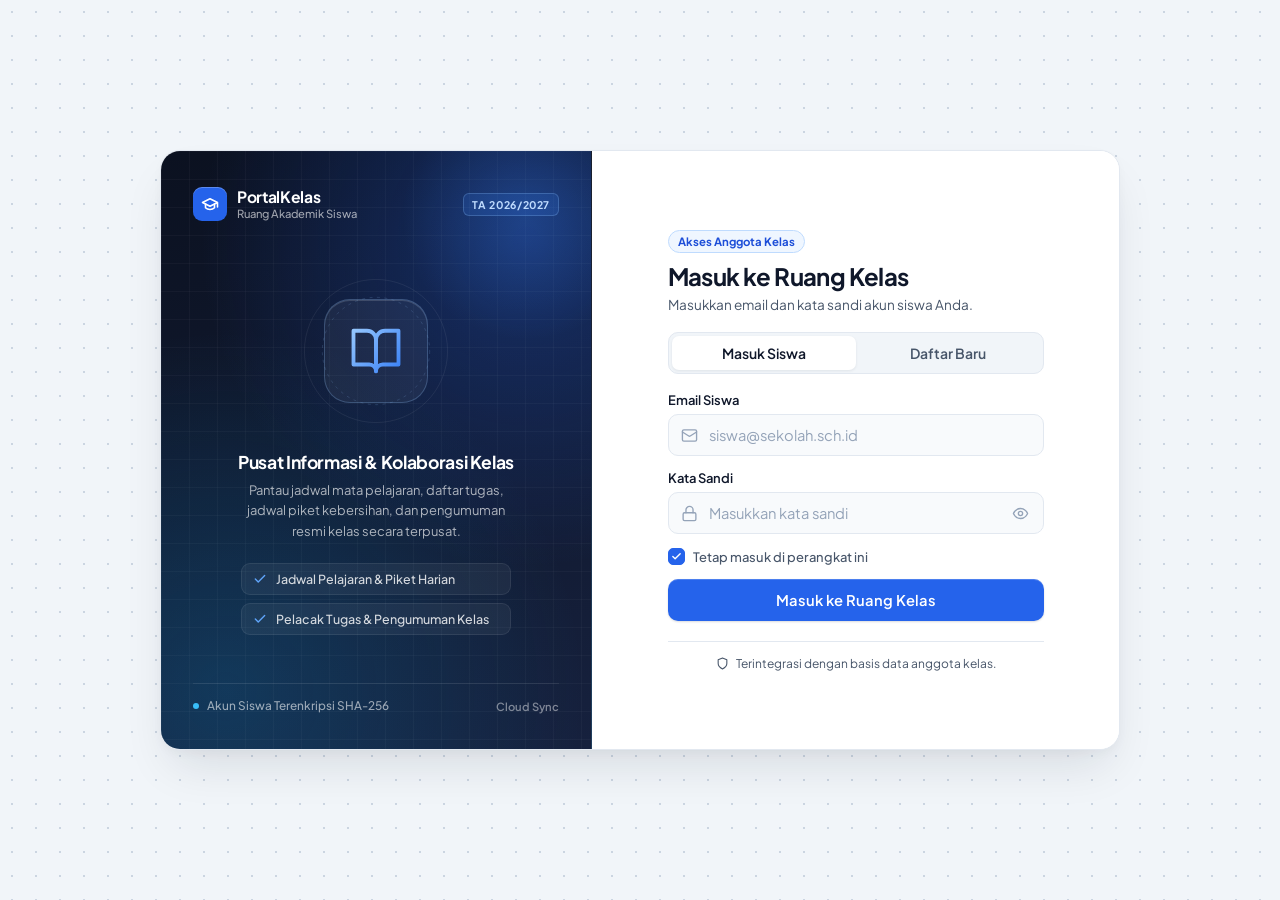
<file: index.html>
<!DOCTYPE html>
<html lang="id">
<head>
  <meta charset="UTF-8" />
  <meta name="viewport" content="width=device-width, initial-scale=1.0" />
  <meta name="description" content="Portal Kelas — Sistem Informasi Akademik, Jadwal Pelajaran, Tugas, dan Manajemen Kelas." />
  <meta name="theme-color" content="#0f172a" />
  <title>Masuk Portal Kelas — Ruang Akademik Digital</title>
  <link rel="icon" type="image/svg+xml" href="data:image/svg+xml,%3Csvg xmlns='http://www.w3.org/2000/svg' viewBox='0 0 32 32'%3E%3Crect width='32' height='32' rx='8' fill='%232563eb'/%3E%3Cpath d='M16 7L5 12.5L16 18L27 12.5L16 7Z' fill='%23ffffff'/%3E%3Cpath d='M9 15.5V21C9 21 12 23.5 16 23.5C20 23.5 23 21 23 21V15.5L16 19L9 15.5Z' fill='%23dbeafe'/%3E%3C/svg%3E" />
  <link rel="preconnect" href="https://fonts.googleapis.com" />
  <link rel="preconnect" href="https://fonts.gstatic.com" crossorigin />
  <link href="https://fonts.googleapis.com/css2?family=Plus+Jakarta+Sans:wght@400;500;600;700&display=swap" rel="stylesheet" />
  <link rel="stylesheet" href="assets/css/style.css" />
</head>
<body>
  <main class="app-wrapper" id="app-wrapper">
    <section id="auth-shell" class="auth-shell" aria-label="Autentikasi Portal Kelas">
      <!-- PANEL BRANDING AKADEMIK: Kiri di Desktop, Header Ringkas di Mobile -->
      <aside class="brand-panel">
        <div class="brand-grid" aria-hidden="true"></div>
        <div class="brand-glow" aria-hidden="true"></div>

        <!-- Partikel Geometris Akademik Halus -->
        <div class="academic-particles" aria-hidden="true">
          <span></span><span></span><span></span>
          <span></span><span></span><span></span>
        </div>

        <div class="brand-top anim-fade" style="--delay: 0.05s">
          <div class="brand-badge">
            <div class="brand-mark" aria-hidden="true">
              <svg width="18" height="18" viewBox="0 0 24 24" fill="none" stroke="currentColor" stroke-width="2.1" stroke-linecap="round" stroke-linejoin="round">
                <path d="M22 10v6M2 10l10-5 10 5-10 5z"/>
                <path d="M6 12v5c3 3 9 3 12 0v-5"/>
              </svg>
            </div>
            <div>
              <span class="brand-name">PortalKelas</span>
              <span class="brand-sub">Ruang Akademik Siswa</span>
            </div>
          </div>

          <span class="env-badge">TA 2026/2027</span>
        </div>

        <!-- Emblem Akademik & Ringkasan Fitur Kelas (Desktop) -->
        <div class="brand-center anim-scale" style="--delay: 0.15s">
          <div class="academic-crest" aria-hidden="true">
            <svg class="crest-ring-outer" viewBox="0 0 220 220" fill="none">
              <circle cx="110" cy="110" r="96" stroke="rgba(255,255,255,0.09)" stroke-width="1"/>
              <circle cx="110" cy="110" r="72" stroke="rgba(147,197,253,0.22)" stroke-width="1" stroke-dasharray="4 6"/>
            </svg>
            <div class="crest-shield">
              <svg width="54" height="54" viewBox="0 0 24 24" fill="none" stroke="url(#academicGrad)" stroke-width="1.7" stroke-linecap="round" stroke-linejoin="round">
                <path d="M2 3h6a4 4 0 0 1 4 4v14a3 3 0 0 0-3-3H2z"/>
                <path d="M22 3h-6a4 4 0 0 0-4 4v14a3 3 0 0 1 3-3h7z"/>
                <defs>
                  <linearGradient id="academicGrad" x1="2" y1="3" x2="22" y2="21" gradientUnits="userSpaceOnUse">
                    <stop stop-color="#93c5fd"/>
                    <stop offset="1" stop-color="#3b82f6"/>
                  </linearGradient>
                </defs>
              </svg>
            </div>
          </div>

          <div class="brand-copy">
            <h2>Pusat Informasi & Kolaborasi Kelas</h2>
            <p>Pantau jadwal mata pelajaran, daftar tugas, jadwal piket kebersihan, dan pengumuman resmi kelas secara terpusat.</p>
          </div>

          <ul class="feature-highlights" aria-label="Fitur Portal Kelas">
            <li>
              <svg width="14" height="14" viewBox="0 0 24 24" fill="none" stroke="currentColor" stroke-width="2.4" stroke-linecap="round" stroke-linejoin="round"><polyline points="20 6 9 17 4 12"/></svg>
              <span>Jadwal Pelajaran & Piket Harian</span>
            </li>
            <li>
              <svg width="14" height="14" viewBox="0 0 24 24" fill="none" stroke="currentColor" stroke-width="2.4" stroke-linecap="round" stroke-linejoin="round"><polyline points="20 6 9 17 4 12"/></svg>
              <span>Pelacak Tugas & Pengumuman Kelas</span>
            </li>
          </ul>
        </div>

        <div class="brand-foot anim-fade" style="--delay: 0.25s">
          <div class="security-pill">
            <span class="pulse-dot"></span>
            <span>Akun Siswa Terenkripsi SHA-256</span>
          </div>
          <span class="version-tag">Cloud Sync</span>
        </div>
      </aside>

      <!-- PANEL FORM: Kanan di Desktop, Native Sheet di Mobile -->
      <div class="form-panel">
        <div class="sheet-handle" aria-hidden="true"></div>

        <div class="form-container">
          <div class="form-header anim-up" style="--delay: 0.08s">
            <span class="role-chip">Akses Anggota Kelas</span>
            <h1 id="form-title">Masuk ke Ruang Kelas</h1>
            <p id="form-subtitle" class="form-subtitle">Masukkan email dan kata sandi akun siswa Anda.</p>
          </div>

          <!-- Segmented Control Tabs -->
          <div id="tabs-container" class="tabs anim-up" style="--delay: 0.14s" role="tablist" aria-label="Mode Autentikasi Siswa">
            <div class="tab-glider" aria-hidden="true"></div>
            <button type="button" id="tab-login" class="tab-btn active" role="tab" aria-selected="true" aria-controls="login-form">Masuk Siswa</button>
            <button type="button" id="tab-register" class="tab-btn" role="tab" aria-selected="false" aria-controls="register-form">Daftar Baru</button>
          </div>

          <div id="alert-box" class="alert hidden" role="alert" aria-live="polite">
            <span class="alert-icon" aria-hidden="true"></span>
            <span id="alert-text"></span>
          </div>

          <!-- FORM MASUK SISWA -->
          <form id="login-form" class="auth-form" novalidate>
            <div class="form-group anim-up" style="--delay: 0.18s">
              <label for="login-email">Email Siswa</label>
              <div class="input-box">
                <span class="input-icon" aria-hidden="true">
                  <svg width="17" height="17" viewBox="0 0 24 24" fill="none" stroke="currentColor" stroke-width="1.9" stroke-linecap="round" stroke-linejoin="round">
                    <rect width="20" height="16" x="2" y="4" rx="2"/>
                    <path d="m22 7-8.97 5.7a1.94 1.94 0 0 1-2.06 0L2 7"/>
                  </svg>
                </span>
                <input type="email" id="login-email" placeholder="siswa@sekolah.sch.id" required autocomplete="email" />
              </div>
            </div>

            <div class="form-group anim-up" style="--delay: 0.24s">
              <label for="login-password">Kata Sandi</label>
              <div class="input-box">
                <span class="input-icon" aria-hidden="true">
                  <svg width="17" height="17" viewBox="0 0 24 24" fill="none" stroke="currentColor" stroke-width="1.9" stroke-linecap="round" stroke-linejoin="round">
                    <rect width="18" height="11" x="3" y="11" rx="2" ry="2"/>
                    <path d="M7 11V7a5 5 0 0 1 10 0v4"/>
                  </svg>
                </span>
                <input type="password" id="login-password" placeholder="Masukkan kata sandi" required autocomplete="current-password" />
                <button type="button" class="toggle-pw" data-target="login-password" aria-label="Tampilkan atau sembunyikan kata sandi">
                  <svg class="eye-open" width="17" height="17" viewBox="0 0 24 24" fill="none" stroke="currentColor" stroke-width="1.9" stroke-linecap="round" stroke-linejoin="round">
                    <path d="M2 12s3-7 10-7 10 7 10 7-3 7-10 7-10-7-10-7Z"/>
                    <circle cx="12" cy="12" r="3"/>
                  </svg>
                  <svg class="eye-closed hidden" width="17" height="17" viewBox="0 0 24 24" fill="none" stroke="currentColor" stroke-width="1.9" stroke-linecap="round" stroke-linejoin="round">
                    <path d="M9.88 9.88a3 3 0 1 0 4.24 4.24"/>
                    <path d="M10.73 5.08A10.43 10.43 0 0 1 12 5c7 0 10 7 10 7a13.16 13.16 0 0 1-1.67 2.68"/>
                    <path d="M6.61 6.61A13.526 13.526 0 0 0 2 12s3 7 10 7a9.74 9.74 0 0 0 5.39-1.61"/>
                    <line x1="2" x2="22" y1="2" y2="22"/>
                  </svg>
                </button>
              </div>
            </div>

            <div class="form-options anim-up" style="--delay: 0.27s">
              <label class="checkbox-label" for="remember-session">
                <input type="checkbox" id="remember-session" checked />
                <span class="checkbox-custom" aria-hidden="true">
                  <svg width="11" height="11" viewBox="0 0 24 24" fill="none" stroke="currentColor" stroke-width="3" stroke-linecap="round" stroke-linejoin="round">
                    <polyline points="20 6 9 17 4 12"/>
                  </svg>
                </span>
                <span>Tetap masuk di perangkat ini</span>
              </label>
            </div>

            <button type="submit" id="btn-login" class="btn-primary anim-up" style="--delay: 0.3s">
              <span class="btn-text">Masuk ke Ruang Kelas</span>
              <span class="spinner hidden" aria-hidden="true"></span>
            </button>
          </form>

          <!-- FORM AKTIVASI / DAFTAR AKUN SISWA -->
          <form id="register-form" class="auth-form hidden" novalidate>
            <div class="form-group">
              <label for="reg-name">Nama Lengkap Siswa</label>
              <div class="input-box">
                <span class="input-icon" aria-hidden="true">
                  <svg width="17" height="17" viewBox="0 0 24 24" fill="none" stroke="currentColor" stroke-width="1.9" stroke-linecap="round" stroke-linejoin="round">
                    <path d="M19 21v-2a4 4 0 0 0-4-4H9a4 4 0 0 0-4 4v2"/>
                    <circle cx="12" cy="7" r="4"/>
                  </svg>
                </span>
                <input type="text" id="reg-name" placeholder="Nama lengkap sesuai absen" required autocomplete="name" />
              </div>
            </div>

            <div class="form-group">
              <label for="reg-email">Email Siswa</label>
              <div class="input-box">
                <span class="input-icon" aria-hidden="true">
                  <svg width="17" height="17" viewBox="0 0 24 24" fill="none" stroke="currentColor" stroke-width="1.9" stroke-linecap="round" stroke-linejoin="round">
                    <rect width="20" height="16" x="2" y="4" rx="2"/>
                    <path d="m22 7-8.97 5.7a1.94 1.94 0 0 1-2.06 0L2 7"/>
                  </svg>
                </span>
                <input type="email" id="reg-email" placeholder="siswa@sekolah.sch.id" required autocomplete="email" />
              </div>
            </div>

            <div class="form-group">
              <div class="label-row">
                <label for="reg-password">Kata Sandi</label>
                <span id="strength-label" class="strength-label">Min. 6 karakter</span>
              </div>
              <div class="input-box">
                <span class="input-icon" aria-hidden="true">
                  <svg width="17" height="17" viewBox="0 0 24 24" fill="none" stroke="currentColor" stroke-width="1.9" stroke-linecap="round" stroke-linejoin="round">
                    <rect width="18" height="11" x="3" y="11" rx="2" ry="2"/>
                    <path d="M7 11V7a5 5 0 0 1 10 0v4"/>
                  </svg>
                </span>
                <input type="password" id="reg-password" placeholder="Buat kata sandi akun" minlength="6" required autocomplete="new-password" />
                <button type="button" class="toggle-pw" data-target="reg-password" aria-label="Tampilkan atau sembunyikan kata sandi">
                  <svg class="eye-open" width="17" height="17" viewBox="0 0 24 24" fill="none" stroke="currentColor" stroke-width="1.9" stroke-linecap="round" stroke-linejoin="round">
                    <path d="M2 12s3-7 10-7 10 7 10 7-3 7-10 7-10-7-10-7Z"/>
                    <circle cx="12" cy="12" r="3"/>
                  </svg>
                  <svg class="eye-closed hidden" width="17" height="17" viewBox="0 0 24 24" fill="none" stroke="currentColor" stroke-width="1.9" stroke-linecap="round" stroke-linejoin="round">
                    <path d="M9.88 9.88a3 3 0 1 0 4.24 4.24"/>
                    <path d="M10.73 5.08A10.43 10.43 0 0 1 12 5c7 0 10 7 10 7a13.16 13.16 0 0 1-1.67 2.68"/>
                    <path d="M6.61 6.61A13.526 13.526 0 0 0 2 12s3 7 10 7a9.74 9.74 0 0 0 5.39-1.61"/>
                    <line x1="2" x2="22" y1="2" y2="22"/>
                  </svg>
                </button>
              </div>
              <div class="strength-bars" id="strength-meter" aria-hidden="true">
                <span class="s-bar"></span>
                <span class="s-bar"></span>
                <span class="s-bar"></span>
              </div>
            </div>

            <div class="form-group">
              <label for="reg-confirm">Konfirmasi Kata Sandi</label>
              <div class="input-box">
                <span class="input-icon" aria-hidden="true">
                  <svg width="17" height="17" viewBox="0 0 24 24" fill="none" stroke="currentColor" stroke-width="1.9" stroke-linecap="round" stroke-linejoin="round">
                    <path d="M12 22s8-4 8-10V5l-8-3-8 3v7c0 6 8 10 8 10z"/>
                    <path d="m9 12 2 2 4-4"/>
                  </svg>
                </span>
                <input type="password" id="reg-confirm" placeholder="Ulangi kata sandi" minlength="6" required autocomplete="new-password" />
                <button type="button" class="toggle-pw" data-target="reg-confirm" aria-label="Tampilkan atau sembunyikan konfirmasi kata sandi">
                  <svg class="eye-open" width="17" height="17" viewBox="0 0 24 24" fill="none" stroke="currentColor" stroke-width="1.9" stroke-linecap="round" stroke-linejoin="round">
                    <path d="M2 12s3-7 10-7 10 7 10 7-3 7-10 7-10-7-10-7Z"/>
                    <circle cx="12" cy="12" r="3"/>
                  </svg>
                  <svg class="eye-closed hidden" width="17" height="17" viewBox="0 0 24 24" fill="none" stroke="currentColor" stroke-width="1.9" stroke-linecap="round" stroke-linejoin="round">
                    <path d="M9.88 9.88a3 3 0 1 0 4.24 4.24"/>
                    <path d="M10.73 5.08A10.43 10.43 0 0 1 12 5c7 0 10 7 10 7a13.16 13.16 0 0 1-1.67 2.68"/>
                    <path d="M6.61 6.61A13.526 13.526 0 0 0 2 12s3 7 10 7a9.74 9.74 0 0 0 5.39-1.61"/>
                    <line x1="2" x2="22" y1="2" y2="22"/>
                  </svg>
                </button>
              </div>
            </div>

            <button type="submit" id="btn-register" class="btn-primary">
              <span class="btn-text">Aktifkan Akun Siswa</span>
              <span class="spinner hidden" aria-hidden="true"></span>
            </button>
          </form>

          <footer class="form-footer anim-fade" style="--delay: 0.34s">
            <svg width="13" height="13" viewBox="0 0 24 24" fill="none" stroke="currentColor" stroke-width="2" stroke-linecap="round" stroke-linejoin="round" aria-hidden="true">
              <path d="M12 22s8-4 8-10V5l-8-3-8 3v7c0 6 8 10 8 10z"/>
            </svg>
            <span>Terintegrasi dengan basis data anggota kelas.</span>
          </footer>
        </div>
      </div>
    </section>
  </main>

  <script src="assets/js/script.js"></script>
</body>
</html>
</file>
<file: assets/css/style.css>
:root {
  --bg-canvas: #f1f5f9;
  --surface: #ffffff;
  --surface-muted: #f8fafc;
  --text: #0f172a;
  --text-secondary: #475569;
  --text-placeholder: #94a3b8;
  --border: #e2e8f0;
  --border-strong: #cbd5e1;

  /* Palet Akademik Modern: Deep Slate Navy & Royal Cobalt */
  --navy-950: #0b1120;
  --navy-900: #16213e;
  --accent-600: #2563eb;
  --accent-700: #1d4ed8;
  --accent-50: #eff6ff;
  --accent-ring: rgba(37, 99, 235, 0.16);

  --danger-text: #be123c;
  --danger-bg: #fff1f2;
  --danger-border: #fecdd3;
  --success-text: #065f46;
  --success-bg: #ecfdf5;
  --success-border: #a7f3d0;
}

* {
  box-sizing: border-box;
  margin: 0;
  padding: 0;
  font-family: "Plus Jakarta Sans", -apple-system, BlinkMacSystemFont, sans-serif;
  -webkit-tap-highlight-color: transparent;
}

::selection {
  background: #dbeafe;
  color: #1e3a8a;
}

body {
  background-color: var(--bg-canvas);
  color: var(--text);
  min-height: 100vh;
  -webkit-font-smoothing: antialiased;
  overflow-x: hidden;
}

.hidden {
  display: none !important;
}

.app-wrapper {
  transition: opacity 0.24s ease, transform 0.24s ease;
}

.app-wrapper.is-leaving {
  opacity: 0;
  transform: scale(0.985);
}

/* =====================================================
   KEYFRAME ANIMATIONS
   ===================================================== */
@keyframes fadeSlideUp {
  from {
    opacity: 0;
    transform: translateY(12px);
  }
  to {
    opacity: 1;
    transform: translateY(0);
  }
}

@keyframes fadeInOnly {
  from { opacity: 0; }
  to { opacity: 1; }
}

@keyframes scaleIn {
  from {
    opacity: 0;
    transform: scale(0.92);
  }
  to {
    opacity: 1;
    transform: scale(1);
  }
}

@keyframes sheetSlideUp {
  from {
    opacity: 0;
    transform: translateY(24px);
  }
  to {
    opacity: 1;
    transform: translateY(0);
  }
}

@keyframes shellReveal {
  from {
    opacity: 0;
    transform: translateY(16px) scale(0.99);
  }
  to {
    opacity: 1;
    transform: translateY(0) scale(1);
  }
}

@keyframes crestRotate {
  from { transform: rotate(0deg); }
  to { transform: rotate(360deg); }
}

@keyframes crestFloat {
  0%, 100% { transform: translateY(0px) scale(1); }
  50% { transform: translateY(-6px) scale(1.02); }
}

@keyframes ambientGlow {
  0%, 100% {
    opacity: 0.75;
    transform: scale(1) translate(0, 0);
  }
  50% {
    opacity: 1;
    transform: scale(1.12) translate(-10px, 10px);
  }
}

@keyframes floatParticle {
  0% {
    transform: translateY(20px) rotate(0deg);
    opacity: 0;
  }
  20% {
    opacity: 0.3;
  }
  80% {
    opacity: 0.22;
  }
  100% {
    transform: translateY(-480px) rotate(180deg);
    opacity: 0;
  }
}

@keyframes pulseRing {
  0% { box-shadow: 0 0 0 0 rgba(56, 189, 248, 0.7); }
  70% { box-shadow: 0 0 0 6px rgba(56, 189, 248, 0); }
  100% { box-shadow: 0 0 0 0 rgba(56, 189, 248, 0); }
}

@keyframes shakeError {
  0%, 100% { transform: translateX(0); }
  20% { transform: translateX(-6px); }
  40% { transform: translateX(6px); }
  60% { transform: translateX(-4px); }
  80% { transform: translateX(4px); }
}

@keyframes spin {
  to { transform: rotate(360deg); }
}

.anim-up {
  opacity: 0;
  animation: fadeSlideUp 0.45s cubic-bezier(0.22, 1, 0.36, 1) forwards;
  animation-delay: var(--delay, 0s);
}

.anim-fade {
  opacity: 0;
  animation: fadeInOnly 0.5s ease forwards;
  animation-delay: var(--delay, 0s);
}

.anim-scale {
  opacity: 0;
  animation: scaleIn 0.55s cubic-bezier(0.22, 1, 0.36, 1) forwards;
  animation-delay: var(--delay, 0s);
}

.shake {
  animation: shakeError 0.36s cubic-bezier(0.36, 0.07, 0.19, 0.97);
}

/* =====================================================
   1. TAMPILAN MOBILE / HP (Layar < 860px)
   ===================================================== */
@media (max-width: 859px) {
  body {
    background-color: var(--surface);
  }

  .brand-center,
  .brand-foot {
    display: none;
  }

  .app-wrapper {
    width: 100%;
    min-height: 100vh;
    display: flex;
    flex-direction: column;
  }

  .brand-panel {
    background:
      radial-gradient(circle at 90% 10%, rgba(37, 99, 235, 0.35), transparent 55%),
      linear-gradient(160deg, var(--navy-950) 0%, var(--navy-900) 100%);
    color: #ffffff;
    padding: 24px 20px 48px;
    position: relative;
    overflow: hidden;
  }

  .brand-top {
    display: flex;
    align-items: center;
    justify-content: space-between;
    position: relative;
    z-index: 1;
  }

  .form-panel {
    background: var(--surface);
    border-radius: 24px 24px 0 0;
    margin-top: -24px;
    padding: 14px 20px 36px;
    flex: 1;
    position: relative;
    z-index: 2;
    box-shadow: 0 -8px 24px rgba(15, 23, 42, 0.14);
    animation: sheetSlideUp 0.42s cubic-bezier(0.22, 1, 0.36, 1);
  }

  .sheet-handle {
    width: 36px;
    height: 4px;
    background: var(--border);
    border-radius: 99px;
    margin: 0 auto 18px;
  }

  .form-header h1 {
    font-size: 1.38rem;
  }

  .input-box input,
  .btn-primary {
    min-height: 48px;
    font-size: 16px;
  }
}

/* =====================================================
   2. TAMPILAN DESKTOP / LAPTOP (Layar >= 860px)
   ===================================================== */
@media (min-width: 860px) {
  body {
    background-color: var(--bg-canvas);
    background-image: radial-gradient(#cbd5e1 1px, transparent 1px);
    background-size: 24px 24px;
    display: flex;
    align-items: center;
    justify-content: center;
    padding: 32px;
  }

  .sheet-handle {
    display: none;
  }

  .app-wrapper {
    width: 100%;
    max-width: 960px;
  }

  .auth-shell {
    display: grid;
    grid-template-columns: 0.9fr 1.1fr;
    background: var(--surface);
    border-radius: 20px;
    overflow: hidden;
    border: 1px solid var(--border);
    box-shadow:
      0 24px 48px -12px rgba(15, 23, 42, 0.12),
      0 4px 12px -2px rgba(15, 23, 42, 0.04);
    min-height: 600px;
    animation: shellReveal 0.48s cubic-bezier(0.22, 1, 0.36, 1);
  }

  .brand-panel {
    background:
      radial-gradient(circle at 85% 15%, rgba(37, 99, 235, 0.32), transparent 52%),
      radial-gradient(circle at 15% 90%, rgba(14, 165, 233, 0.2), transparent 55%),
      linear-gradient(165deg, var(--navy-950) 0%, var(--navy-900) 100%);
    color: #ffffff;
    padding: 36px 32px;
    display: flex;
    flex-direction: column;
    justify-content: space-between;
    position: relative;
    overflow: hidden;
    border-right: 1px solid rgba(255, 255, 255, 0.06);
  }

  .brand-top {
    display: flex;
    align-items: center;
    justify-content: space-between;
    position: relative;
    z-index: 1;
  }

  .brand-center {
    position: relative;
    z-index: 1;
    display: flex;
    flex-direction: column;
    align-items: center;
    text-align: center;
    gap: 18px;
    margin: auto 0;
  }

  .academic-crest {
    width: 164px;
    height: 164px;
    position: relative;
    display: flex;
    align-items: center;
    justify-content: center;
  }

  .crest-ring-outer {
    position: absolute;
    inset: 0;
    width: 100%;
    height: 100%;
    animation: crestRotate 50s linear infinite;
  }

  .crest-shield {
    width: 104px;
    height: 104px;
    border-radius: 26px;
    background: rgba(255, 255, 255, 0.05);
    border: 1px solid rgba(147, 197, 253, 0.25);
    box-shadow: inset 0 1px 0 rgba(255, 255, 255, 0.15);
    display: flex;
    align-items: center;
    justify-content: center;
    animation: crestFloat 6s ease-in-out infinite;
  }

  .brand-copy {
    max-width: 280px;
  }

  .brand-copy h2 {
    font-size: 1.1rem;
    font-weight: 700;
    letter-spacing: -0.02em;
    color: #ffffff;
    margin-bottom: 7px;
  }

  .brand-copy p {
    font-size: 0.81rem;
    line-height: 1.55;
    color: rgba(255, 255, 255, 0.66);
  }

  .feature-highlights {
    list-style: none;
    display: flex;
    flex-direction: column;
    gap: 8px;
    width: 100%;
    max-width: 270px;
    text-align: left;
    margin-top: 4px;
  }

  .feature-highlights li {
    display: flex;
    align-items: center;
    gap: 9px;
    font-size: 0.78rem;
    font-weight: 500;
    color: rgba(255, 255, 255, 0.82);
    background: rgba(255, 255, 255, 0.05);
    border: 1px solid rgba(255, 255, 255, 0.08);
    padding: 7px 11px;
    border-radius: 9px;
  }

  .feature-highlights svg {
    color: #60a5fa;
    flex-shrink: 0;
  }

  .brand-foot {
    position: relative;
    z-index: 1;
    display: flex;
    align-items: center;
    justify-content: space-between;
    font-size: 0.74rem;
    font-weight: 500;
    color: rgba(255, 255, 255, 0.58);
    padding-top: 14px;
    border-top: 1px solid rgba(255, 255, 255, 0.08);
  }

  .security-pill {
    display: flex;
    align-items: center;
    gap: 8px;
  }

  .version-tag {
    font-size: 0.7rem;
    font-weight: 600;
    color: rgba(255, 255, 255, 0.45);
  }

  .pulse-dot {
    width: 6px;
    height: 6px;
    border-radius: 50%;
    background: #38bdf8;
    animation: pulseRing 2.4s infinite;
  }

  .form-panel {
    padding: 40px 48px;
    display: flex;
    flex-direction: column;
    justify-content: center;
    background: var(--surface);
  }

  .form-container {
    width: 100%;
    max-width: 376px;
    margin: 0 auto;
  }

  .form-header h1 {
    font-size: 1.5rem;
  }
}

/* =====================================================
   3. AMBIENT & KOMPONEN PRESISI
   ===================================================== */
.brand-grid {
  position: absolute;
  inset: 0;
  background-image:
    linear-gradient(rgba(255, 255, 255, 0.03) 1px, transparent 1px),
    linear-gradient(90deg, rgba(255, 255, 255, 0.03) 1px, transparent 1px);
  background-size: 28px 28px;
  pointer-events: none;
}

.brand-glow {
  position: absolute;
  width: 250px;
  height: 250px;
  border-radius: 50%;
  background: radial-gradient(circle, rgba(59, 130, 246, 0.25), transparent 70%);
  top: -60px;
  right: -60px;
  pointer-events: none;
  animation: ambientGlow 8s ease-in-out infinite;
}

.academic-particles {
  position: absolute;
  inset: 0;
  pointer-events: none;
  overflow: hidden;
}

.academic-particles span {
  position: absolute;
  bottom: -20px;
  width: 7px;
  height: 7px;
  border: 1.5px solid rgba(147, 197, 253, 0.45);
  border-radius: 2px;
  opacity: 0;
  animation: floatParticle 13s linear infinite;
}

.academic-particles span:nth-child(1) { left: 14%; animation-duration: 12s; animation-delay: 0.5s; }
.academic-particles span:nth-child(2) { left: 34%; animation-duration: 15s; animation-delay: 2.5s; border-radius: 50%; }
.academic-particles span:nth-child(3) { left: 56%; animation-duration: 11s; animation-delay: 4.5s; }
.academic-particles span:nth-child(4) { left: 76%; animation-duration: 14s; animation-delay: 1.2s; border-radius: 50%; }
.academic-particles span:nth-child(5) { left: 88%; animation-duration: 13s; animation-delay: 6s; }
.academic-particles span:nth-child(6) { left: 22%; animation-duration: 16s; animation-delay: 8s; }

.brand-badge {
  display: flex;
  align-items: center;
  gap: 10px;
}

.brand-mark {
  width: 34px;
  height: 34px;
  border-radius: 9px;
  background: var(--accent-600);
  color: #ffffff;
  display: flex;
  align-items: center;
  justify-content: center;
  box-shadow: inset 0 1px 0 rgba(255, 255, 255, 0.25);
  transition: transform 0.25s ease;
}

.brand-badge:hover .brand-mark {
  transform: scale(1.06);
}

.brand-name {
  display: block;
  font-weight: 700;
  font-size: 0.98rem;
  letter-spacing: -0.02em;
  line-height: 1.15;
}

.brand-sub {
  display: block;
  font-size: 0.7rem;
  color: rgba(255, 255, 255, 0.6);
  font-weight: 500;
}

.env-badge {
  font-size: 0.66rem;
  font-weight: 700;
  letter-spacing: 0.06em;
  padding: 4px 8px;
  border-radius: 6px;
  background: rgba(59, 130, 246, 0.16);
  border: 1px solid rgba(147, 197, 253, 0.25);
  color: #bfdbfe;
}

.form-header {
  margin-bottom: 18px;
}

.role-chip {
  display: inline-block;
  font-size: 0.71rem;
  font-weight: 700;
  color: var(--accent-700);
  background: var(--accent-50);
  border: 1px solid #bfdbfe;
  padding: 3px 9px;
  border-radius: 99px;
  margin-bottom: 8px;
}

.form-header h1 {
  font-weight: 700;
  letter-spacing: -0.025em;
  color: var(--text);
  margin-bottom: 4px;
}

.form-subtitle {
  font-size: 0.85rem;
  color: var(--text-secondary);
  line-height: 1.45;
}

/* Segmented Tabs */
.tabs {
  position: relative;
  display: grid;
  grid-template-columns: 1fr 1fr;
  background: #f1f5f9;
  padding: 3px;
  border-radius: 10px;
  border: 1px solid var(--border);
  margin-bottom: 18px;
}

.tab-glider {
  position: absolute;
  top: 3px;
  left: 3px;
  width: calc(50% - 3px);
  height: calc(100% - 6px);
  background: var(--surface);
  border-radius: 7px;
  box-shadow: 0 1px 3px rgba(15, 23, 42, 0.08);
  transition: transform 0.28s cubic-bezier(0.22, 1, 0.36, 1);
}

.tabs.register-mode .tab-glider {
  transform: translateX(100%);
}

.tab-btn {
  position: relative;
  z-index: 1;
  border: none;
  background: transparent;
  padding: 8px;
  font-size: 0.875rem;
  font-weight: 600;
  color: var(--text-secondary);
  cursor: pointer;
  transition: color 0.18s ease;
}

.tab-btn.active {
  color: var(--text);
}

/* Alert Banner */
.alert {
  display: flex;
  align-items: flex-start;
  gap: 9px;
  padding: 11px 13px;
  border-radius: 10px;
  font-size: 0.83rem;
  font-weight: 500;
  margin-bottom: 16px;
  line-height: 1.45;
  animation: fadeSlideUp 0.24s cubic-bezier(0.22, 1, 0.36, 1);
}

.alert-icon {
  display: flex;
  align-items: center;
  flex-shrink: 0;
  margin-top: 1px;
}

.alert.error {
  background: var(--danger-bg);
  color: var(--danger-text);
  border: 1px solid var(--danger-border);
}

.alert.success {
  background: var(--success-bg);
  color: var(--success-text);
  border: 1px solid var(--success-border);
}

.auth-form.tab-switched {
  animation: fadeSlideUp 0.28s cubic-bezier(0.22, 1, 0.36, 1);
}

/* Inputs */
.form-group {
  margin-bottom: 14px;
}

.label-row {
  display: flex;
  align-items: center;
  justify-content: space-between;
  margin-bottom: 6px;
}

.label-row label {
  margin-bottom: 0;
}

.form-group label {
  display: block;
  font-size: 0.81rem;
  font-weight: 600;
  color: var(--text);
  margin-bottom: 6px;
}

.strength-label {
  font-size: 0.73rem;
  font-weight: 600;
  color: var(--text-placeholder);
  transition: color 0.2s ease;
}

.strength-label.weak { color: #e11d48; }
.strength-label.medium { color: #d97706; }
.strength-label.strong { color: #059669; }

.input-box {
  position: relative;
  display: flex;
  align-items: center;
}

.input-icon {
  position: absolute;
  left: 13px;
  color: var(--text-placeholder);
  display: flex;
  align-items: center;
  pointer-events: none;
  transition: color 0.18s ease, transform 0.18s ease;
}

.input-box input {
  width: 100%;
  padding: 11px 40px 11px 40px;
  background: var(--surface-muted);
  border: 1px solid var(--border);
  border-radius: 10px;
  font-size: 0.92rem;
  font-weight: 500;
  color: var(--text);
  outline: none;
  transition: border-color 0.18s ease, box-shadow 0.18s ease, background-color 0.18s ease;
}

.input-box input::placeholder {
  color: var(--text-placeholder);
  font-weight: 400;
}

.input-box input:hover:not(:disabled) {
  border-color: var(--border-strong);
}

.input-box input:focus {
  background: var(--surface);
  border-color: var(--accent-600);
  box-shadow: 0 0 0 3px var(--accent-ring);
}

.input-box input:disabled {
  opacity: 0.65;
  cursor: not-allowed;
}

.input-box:focus-within .input-icon {
  color: var(--accent-600);
  transform: scale(1.06);
}

.toggle-pw {
  position: absolute;
  right: 11px;
  background: none;
  border: none;
  color: var(--text-placeholder);
  display: flex;
  align-items: center;
  padding: 4px;
  border-radius: 6px;
  cursor: pointer;
  transition: color 0.18s ease, transform 0.15s ease;
}

.toggle-pw:hover {
  color: var(--text);
}

.toggle-pw:active {
  transform: scale(0.9);
}

/* Custom Checkbox */
.form-options {
  display: flex;
  align-items: center;
  justify-content: space-between;
  margin-bottom: 14px;
}

.checkbox-label {
  display: inline-flex;
  align-items: center;
  gap: 8px;
  font-size: 0.81rem;
  font-weight: 500;
  color: var(--text-secondary);
  cursor: pointer;
  user-select: none;
}

.checkbox-label input {
  position: absolute;
  opacity: 0;
  width: 0;
  height: 0;
}

.checkbox-custom {
  width: 17px;
  height: 17px;
  border-radius: 5px;
  border: 1.5px solid var(--border-strong);
  background: var(--surface-muted);
  display: inline-flex;
  align-items: center;
  justify-content: center;
  color: transparent;
  transition: all 0.16s ease;
}

.checkbox-label input:checked + .checkbox-custom {
  background: var(--accent-600);
  border-color: var(--accent-600);
  color: #ffffff;
}

.checkbox-label input:focus-visible + .checkbox-custom {
  box-shadow: 0 0 0 3px var(--accent-ring);
}

/* Password Strength Bars */
.strength-bars {
  display: flex;
  gap: 4px;
  margin-top: 7px;
}

.s-bar {
  height: 3px;
  flex: 1;
  border-radius: 99px;
  background: var(--border);
  transition: background-color 0.25s ease, transform 0.2s ease;
}

.strength-bars.weak .s-bar:nth-child(1) { background: #e11d48; }
.strength-bars.medium .s-bar:nth-child(1),
.strength-bars.medium .s-bar:nth-child(2) { background: #d97706; }
.strength-bars.strong .s-bar { background: #059669; }

/* Primary CTA Button */
.btn-primary {
  position: relative;
  overflow: hidden;
  width: 100%;
  padding: 12px 16px;
  border-radius: 10px;
  font-size: 0.92rem;
  font-weight: 600;
  cursor: pointer;
  border: none;
  background: var(--accent-600);
  color: #ffffff;
  margin-top: 6px;
  display: flex;
  align-items: center;
  justify-content: center;
  gap: 8px;
  box-shadow:
    0 1px 2px rgba(15, 23, 42, 0.15),
    inset 0 1px 0 rgba(255, 255, 255, 0.18);
  transition: background-color 0.18s ease, transform 0.14s ease, box-shadow 0.2s ease, opacity 0.18s ease;
}

.btn-primary::after {
  content: "";
  position: absolute;
  top: 0;
  left: -100%;
  width: 60%;
  height: 100%;
  background: linear-gradient(90deg, transparent, rgba(255, 255, 255, 0.22), transparent);
  transform: skewX(-20deg);
  transition: left 0.55s ease;
  pointer-events: none;
}

.btn-primary:hover:not(:disabled) {
  background: var(--accent-700);
  box-shadow: 0 6px 16px -4px rgba(37, 99, 235, 0.42);
}

.btn-primary:hover:not(:disabled)::after {
  left: 140%;
}

.btn-primary:active:not(:disabled) {
  transform: scale(0.985);
}

.btn-primary:disabled {
  opacity: 0.68;
  cursor: not-allowed;
}

.spinner {
  width: 16px;
  height: 16px;
  border: 2px solid rgba(255, 255, 255, 0.35);
  border-top-color: #ffffff;
  border-radius: 50%;
  animation: spin 0.7s linear infinite;
}

.form-footer {
  margin-top: 20px;
  padding-top: 14px;
  border-top: 1px solid var(--border);
  display: flex;
  align-items: center;
  justify-content: center;
  gap: 7px;
  font-size: 0.75rem;
  color: var(--text-secondary);
}

@media (prefers-reduced-motion: reduce) {
  *, *::before, *::after {
    animation-duration: 0.01ms !important;
    animation-iteration-count: 1 !important;
    transition-duration: 0.01ms !important;
  }
}
</file>
<file: assets/css/home.css>
:root {
  --bg-canvas: #f1f5f9;
  --surface: #ffffff;
  --surface-muted: #f8fafc;
  --text: #0f172a;
  --text-secondary: #475569;
  --text-placeholder: #94a3b8;
  --border: #e2e8f0;
  --border-strong: #cbd5e1;

  --navy-950: #0b1120;
  --navy-900: #16213e;
  --accent-600: #2563eb;
  --accent-700: #1d4ed8;
  --accent-50: #eff6ff;
  --accent-ring: rgba(37, 99, 235, 0.16);
}

* {
  box-sizing: border-box;
  margin: 0;
  padding: 0;
  font-family: "Plus Jakarta Sans", -apple-system, BlinkMacSystemFont, sans-serif;
  -webkit-font-smoothing: antialiased;
}

html {
  scroll-behavior: smooth;
}

::selection {
  background: #dbeafe;
  color: #1e3a8a;
}

body {
  background: var(--bg-canvas);
  color: var(--text);
  min-height: 100vh;
  transition: opacity 0.22s ease;
}

body.auth-checking {
  visibility: hidden;
}

body.is-leaving {
  opacity: 0;
}

.hidden {
  display: none !important;
}

@keyframes fadeSlideUp {
  from {
    opacity: 0;
    transform: translateY(12px);
  }
  to {
    opacity: 1;
    transform: translateY(0);
  }
}

@keyframes topbarSlideDown {
  from {
    opacity: 0;
    transform: translateY(-100%);
  }
  to {
    opacity: 1;
    transform: translateY(0);
  }
}

@keyframes statusPulse {
  0% { box-shadow: 0 0 0 0 rgba(16, 185, 129, 0.65); }
  70% { box-shadow: 0 0 0 6px rgba(16, 185, 129, 0); }
  100% { box-shadow: 0 0 0 0 rgba(16, 185, 129, 0); }
}

.anim-up {
  opacity: 0;
  animation: fadeSlideUp 0.45s cubic-bezier(0.22, 1, 0.36, 1) forwards;
  animation-delay: var(--delay, 0s);
}

/* =====================================================
   TOP NAVIGATION BAR
   ===================================================== */
.topbar {
  background: rgba(11, 17, 32, 0.96);
  backdrop-filter: blur(10px);
  -webkit-backdrop-filter: blur(10px);
  color: #ffffff;
  border-bottom: 1px solid rgba(255, 255, 255, 0.08);
  position: sticky;
  top: 0;
  z-index: 25;
  animation: topbarSlideDown 0.38s cubic-bezier(0.22, 1, 0.36, 1);
}

.topbar-inner {
  max-width: 1160px;
  margin: 0 auto;
  padding: 12px 20px;
  display: flex;
  align-items: center;
  justify-content: space-between;
  gap: 14px;
}

.topbar-left {
  display: flex;
  align-items: center;
  gap: 20px;
}

.brand {
  display: flex;
  align-items: center;
  gap: 10px;
  font-weight: 700;
  font-size: 0.96rem;
  letter-spacing: -0.02em;
}

.brand-mark {
  width: 32px;
  height: 32px;
  border-radius: 8px;
  background: var(--accent-600);
  display: flex;
  align-items: center;
  justify-content: center;
}

.main-nav {
  display: flex;
  align-items: center;
  gap: 4px;
}

.nav-link {
  text-decoration: none;
  color: rgba(255, 255, 255, 0.68);
  font-size: 0.81rem;
  font-weight: 600;
  padding: 6px 11px;
  border-radius: 8px;
  transition: all 0.16s ease;
}

.nav-link:hover,
.nav-link.active {
  color: #ffffff;
  background: rgba(255, 255, 255, 0.09);
}

.topbar-actions {
  display: flex;
  align-items: center;
  gap: 10px;
}

.live-clock {
  font-size: 0.77rem;
  font-weight: 600;
  font-variant-numeric: tabular-nums;
  color: rgba(255, 255, 255, 0.72);
  padding: 5px 10px;
  border-radius: 7px;
  background: rgba(255, 255, 255, 0.05);
  border: 1px solid rgba(255, 255, 255, 0.08);
}

.user-pill {
  display: flex;
  align-items: center;
  gap: 8px;
  padding: 4px 12px 4px 5px;
  border-radius: 99px;
  background: rgba(255, 255, 255, 0.07);
  border: 1px solid rgba(255, 255, 255, 0.12);
  font-size: 0.82rem;
  font-weight: 500;
  max-width: 185px;
}

.user-pill span {
  overflow: hidden;
  text-overflow: ellipsis;
  white-space: nowrap;
}

.avatar {
  width: 24px;
  height: 24px;
  border-radius: 50%;
  background: var(--accent-600);
  color: #ffffff;
  font-size: 0.74rem;
  font-weight: 700;
  display: flex;
  align-items: center;
  justify-content: center;
  flex-shrink: 0;
}

.btn-logout {
  display: inline-flex;
  align-items: center;
  gap: 6px;
  background: transparent;
  color: rgba(255, 255, 255, 0.84);
  border: 1px solid rgba(255, 255, 255, 0.18);
  padding: 6px 12px;
  border-radius: 8px;
  font-size: 0.81rem;
  font-weight: 600;
  cursor: pointer;
  transition: all 0.18s ease;
}

.btn-logout:hover {
  background: #be123c;
  border-color: #be123c;
  color: #ffffff;
}

@media (max-width: 860px) {
  .main-nav {
    display: none;
  }
}

@media (max-width: 580px) {
  .live-clock {
    display: none;
  }
  .user-pill {
    max-width: 125px;
  }
}

/* =====================================================
   MAIN WORKSPACE & HERO BANNER KELAS
   ===================================================== */
.workspace {
  max-width: 1160px;
  margin: 0 auto;
  padding: 24px 20px 60px;
  display: flex;
  flex-direction: column;
  gap: 20px;
}

.class-hero {
  background:
    radial-gradient(circle at 92% 18%, rgba(59, 130, 246, 0.34), transparent 50%),
    linear-gradient(135deg, var(--navy-950) 0%, var(--navy-900) 100%);
  color: #ffffff;
  border-radius: 18px;
  padding: 26px 28px;
  display: flex;
  flex-wrap: wrap;
  align-items: flex-end;
  justify-content: space-between;
  gap: 18px;
  border: 1px solid rgba(255, 255, 255, 0.08);
  box-shadow: 0 14px 32px -12px rgba(15, 23, 42, 0.28);
}

.hero-badges {
  display: flex;
  flex-wrap: wrap;
  align-items: center;
  gap: 8px;
  margin-bottom: 12px;
}

.year-badge {
  font-size: 0.72rem;
  font-weight: 700;
  letter-spacing: 0.03em;
  color: #bfdbfe;
  background: rgba(59, 130, 246, 0.2);
  border: 1px solid rgba(147, 197, 253, 0.3);
  padding: 4px 10px;
  border-radius: 99px;
}

.status-tag {
  display: inline-flex;
  align-items: center;
  gap: 7px;
  font-size: 0.72rem;
  font-weight: 600;
  color: #a7f3d0;
  background: rgba(16, 185, 129, 0.14);
  border: 1px solid rgba(16, 185, 129, 0.28);
  padding: 4px 10px;
  border-radius: 99px;
}

.status-dot {
  width: 6px;
  height: 6px;
  border-radius: 50%;
  background: #34d399;
  animation: statusPulse 2.4s infinite;
}

.greeting-eyebrow {
  font-size: 0.82rem;
  font-weight: 500;
  color: rgba(255, 255, 255, 0.72);
  margin-bottom: 2px;
}

.class-hero h1 {
  font-size: 1.62rem;
  font-weight: 700;
  letter-spacing: -0.025em;
  margin-bottom: 8px;
}

.hero-meta {
  font-size: 0.83rem;
  color: rgba(255, 255, 255, 0.72);
  line-height: 1.5;
}

.hero-meta strong {
  color: #ffffff;
  font-weight: 600;
}

.btn-hero-outline {
  display: inline-flex;
  align-items: center;
  gap: 8px;
  background: rgba(255, 255, 255, 0.08);
  color: #ffffff;
  border: 1px solid rgba(255, 255, 255, 0.18);
  padding: 9px 14px;
  border-radius: 10px;
  font-size: 0.82rem;
  font-weight: 600;
  cursor: pointer;
  transition: all 0.18s ease;
}

.btn-hero-outline:hover {
  background: rgba(255, 255, 255, 0.16);
  border-color: rgba(255, 255, 255, 0.3);
}

/* =====================================================
   4 KPI / RINGKASAN KELAS CARDS
   ===================================================== */
.meta-grid {
  display: grid;
  grid-template-columns: repeat(auto-fit, minmax(240px, 1fr));
  gap: 14px;
}

.meta-card {
  background: var(--surface);
  border: 1px solid var(--border);
  border-radius: 14px;
  padding: 16px 18px;
  display: flex;
  align-items: flex-start;
  gap: 13px;
  transition: transform 0.2s cubic-bezier(0.22, 1, 0.36, 1), border-color 0.2s ease, box-shadow 0.2s ease;
}

.meta-card:hover {
  transform: translateY(-2px);
  border-color: var(--border-strong);
  box-shadow: 0 10px 24px -10px rgba(15, 23, 42, 0.1);
}

.meta-icon {
  width: 38px;
  height: 38px;
  border-radius: 10px;
  display: flex;
  align-items: center;
  justify-content: center;
  flex-shrink: 0;
}

.meta-icon.blue { background: #eff6ff; color: #2563eb; }
.meta-icon.amber { background: #fffbeb; color: #d97706; }
.meta-icon.emerald { background: #ecfdf5; color: #059669; }
.meta-icon.indigo { background: #eef2ff; color: #4f46e5; }

.meta-body {
  flex: 1;
  min-width: 0;
}

.meta-top-row {
  display: flex;
  align-items: center;
  justify-content: space-between;
  gap: 8px;
}

.meta-card span {
  display: block;
  font-size: 0.75rem;
  font-weight: 600;
  color: var(--text-secondary);
  margin-bottom: 3px;
}

.meta-card strong {
  display: block;
  font-size: 0.94rem;
  font-weight: 700;
  color: var(--text);
  word-break: break-word;
  margin-bottom: 2px;
}

.meta-card small {
  display: block;
  font-size: 0.74rem;
  color: var(--text-placeholder);
  white-space: nowrap;
  overflow: hidden;
  text-overflow: ellipsis;
}

.mini-action {
  border: 1px solid var(--border);
  background: var(--surface-muted);
  color: var(--text-secondary);
  font-size: 0.68rem;
  font-weight: 600;
  padding: 2px 7px;
  border-radius: 5px;
  cursor: pointer;
  transition: all 0.15s ease;
}

.mini-action:hover {
  border-color: var(--accent-600);
  color: var(--accent-600);
  background: var(--accent-50);
}

/* =====================================================
   2-COLUMN WORKSPACE GRID
   ===================================================== */
.workspace-grid {
  display: grid;
  grid-template-columns: 1.48fr 1fr;
  gap: 18px;
  align-items: start;
}

@media (max-width: 920px) {
  .workspace-grid {
    grid-template-columns: 1fr;
  }
}

.main-stack,
.side-stack {
  display: flex;
  flex-direction: column;
  gap: 18px;
}

.panel-card {
  background: var(--surface);
  border: 1px solid var(--border);
  border-radius: 16px;
  padding: 22px;
  scroll-margin-top: 76px;
}

.panel-header {
  display: flex;
  align-items: flex-start;
  justify-content: space-between;
  gap: 12px;
  margin-bottom: 16px;
}

.panel-header h2 {
  font-size: 1.03rem;
  font-weight: 700;
  letter-spacing: -0.015em;
  margin-bottom: 2px;
}

.panel-desc {
  font-size: 0.8rem;
  color: var(--text-secondary);
}

.counter-badge,
.surface-badge {
  font-size: 0.72rem;
  font-weight: 700;
  color: var(--accent-700);
  background: var(--accent-50);
  border: 1px solid #bfdbfe;
  padding: 3px 9px;
  border-radius: 6px;
  white-space: nowrap;
}

/* =====================================================
   MODUL JADWAL PELAJARAN
   ===================================================== */
.day-tabs {
  display: flex;
  flex-wrap: wrap;
  gap: 6px;
  margin-bottom: 14px;
  padding-bottom: 12px;
  border-bottom: 1px solid var(--border);
}

.day-chip {
  background: var(--surface-muted);
  border: 1px solid var(--border);
  color: var(--text-secondary);
  font-size: 0.78rem;
  font-weight: 600;
  padding: 6px 12px;
  border-radius: 8px;
  cursor: pointer;
  transition: all 0.16s ease;
}

.day-chip:hover {
  border-color: var(--border-strong);
  color: var(--text);
}

.day-chip.active {
  background: var(--accent-600);
  border-color: var(--accent-600);
  color: #ffffff;
}

.schedule-list {
  display: flex;
  flex-direction: column;
  gap: 9px;
}

.schedule-item {
  display: grid;
  grid-template-columns: 112px 1fr auto;
  align-items: center;
  gap: 12px;
  padding: 12px 14px;
  background: var(--surface-muted);
  border: 1px solid var(--border);
  border-radius: 11px;
  transition: border-color 0.16s ease, background-color 0.16s ease;
}

.schedule-item:hover {
  background: #ffffff;
  border-color: var(--border-strong);
}

@media (max-width: 540px) {
  .schedule-item {
    grid-template-columns: 1fr;
    gap: 6px;
  }
}

.sched-time {
  font-size: 0.78rem;
  font-weight: 700;
  font-variant-numeric: tabular-nums;
  color: var(--accent-700);
  background: var(--accent-50);
  border: 1px solid #dbeafe;
  padding: 4px 8px;
  border-radius: 6px;
  text-align: center;
  width: fit-content;
}

.sched-info strong {
  display: block;
  font-size: 0.9rem;
  font-weight: 700;
  color: var(--text);
}

.sched-info span {
  font-size: 0.78rem;
  color: var(--text-secondary);
}

.sched-jp {
  font-size: 0.72rem;
  font-weight: 600;
  color: var(--text-placeholder);
}

/* =====================================================
   MODUL TUGAS & PR KELAS
   ===================================================== */
.task-form {
  display: grid;
  grid-template-columns: 1fr auto auto auto;
  gap: 8px;
  margin-bottom: 14px;
}

@media (max-width: 680px) {
  .task-form {
    grid-template-columns: 1fr 1fr;
  }
  .task-form input[type="text"] {
    grid-column: 1 / -1;
  }
  .btn-add {
    grid-column: 1 / -1;
  }
}

.task-form input,
.task-form select {
  background: var(--surface-muted);
  border: 1px solid var(--border);
  border-radius: 9px;
  padding: 9px 11px;
  font-size: 0.84rem;
  font-weight: 500;
  color: var(--text);
  outline: none;
  transition: border-color 0.16s ease, box-shadow 0.16s ease, background-color 0.16s ease;
}

.task-form input:focus,
.task-form select:focus {
  background: var(--surface);
  border-color: var(--accent-600);
  box-shadow: 0 0 0 3px var(--accent-ring);
}

.btn-add {
  background: var(--accent-600);
  color: #ffffff;
  border: none;
  border-radius: 9px;
  padding: 9px 15px;
  font-size: 0.84rem;
  font-weight: 600;
  cursor: pointer;
  transition: background-color 0.16s ease;
}

.btn-add:hover {
  background: var(--accent-700);
}

.filter-bar {
  display: flex;
  gap: 6px;
  margin-bottom: 14px;
  padding-bottom: 12px;
  border-bottom: 1px solid var(--border);
}

.filter-chip {
  background: transparent;
  border: 1px solid var(--border);
  color: var(--text-secondary);
  font-size: 0.76rem;
  font-weight: 600;
  padding: 5px 11px;
  border-radius: 99px;
  cursor: pointer;
  transition: all 0.16s ease;
}

.filter-chip.active {
  background: var(--navy-950);
  border-color: var(--navy-950);
  color: #ffffff;
}

.task-list {
  list-style: none;
  display: flex;
  flex-direction: column;
  gap: 8px;
}

.task-item {
  display: flex;
  align-items: center;
  justify-content: space-between;
  gap: 10px;
  padding: 11px 13px;
  background: var(--surface-muted);
  border: 1px solid var(--border);
  border-radius: 10px;
  transition: border-color 0.16s ease, background-color 0.16s ease;
}

.task-item:hover {
  border-color: var(--border-strong);
  background: #ffffff;
}

.task-left {
  display: flex;
  align-items: flex-start;
  gap: 10px;
  min-width: 0;
  flex: 1;
  cursor: pointer;
}

.task-check {
  width: 18px;
  height: 18px;
  margin-top: 2px;
  border-radius: 5px;
  border: 1.5px solid var(--border-strong);
  display: flex;
  align-items: center;
  justify-content: center;
  color: transparent;
  flex-shrink: 0;
  background: #ffffff;
  transition: all 0.15s ease;
}

.task-item.completed .task-check {
  background: #059669;
  border-color: #059669;
  color: #ffffff;
}

.task-content {
  min-width: 0;
}

.task-title {
  display: block;
  font-size: 0.87rem;
  font-weight: 600;
  color: var(--text);
  word-break: break-word;
}

.task-item.completed .task-title {
  text-decoration: line-through;
  color: var(--text-placeholder);
}

.task-meta {
  display: flex;
  flex-wrap: wrap;
  align-items: center;
  gap: 8px;
  margin-top: 4px;
  font-size: 0.73rem;
  color: var(--text-secondary);
}

.subject-pill {
  font-weight: 700;
  color: var(--accent-700);
  background: var(--accent-50);
  padding: 1px 7px;
  border-radius: 5px;
}

.btn-del-task {
  background: none;
  border: none;
  color: var(--text-placeholder);
  padding: 5px;
  border-radius: 6px;
  cursor: pointer;
  display: flex;
  align-items: center;
  transition: color 0.15s ease, background-color 0.15s ease;
}

.btn-del-task:hover {
  color: #be123c;
  background: #fff1f2;
}

.empty-state {
  padding: 30px 16px;
  text-align: center;
  color: var(--text-placeholder);
  display: flex;
  flex-direction: column;
  align-items: center;
  gap: 8px;
  font-size: 0.84rem;
}

/* =====================================================
   MODUL PAPAN PENGUMUMAN KELAS
   ===================================================== */
.btn-mini-primary {
  background: var(--accent-600);
  color: #ffffff;
  border: none;
  font-size: 0.75rem;
  font-weight: 700;
  padding: 5px 10px;
  border-radius: 7px;
  cursor: pointer;
}

.btn-mini-primary:hover {
  background: var(--accent-700);
}

.announce-form {
  display: flex;
  flex-direction: column;
  gap: 8px;
  padding: 12px;
  margin-bottom: 14px;
  background: var(--surface-muted);
  border: 1px solid var(--border);
  border-radius: 11px;
}

.announce-form input,
.announce-form textarea,
.announce-form select {
  width: 100%;
  background: #ffffff;
  border: 1px solid var(--border);
  border-radius: 8px;
  padding: 8px 10px;
  font-size: 0.82rem;
  color: var(--text);
  outline: none;
  resize: vertical;
}

.announce-form-foot {
  display: grid;
  grid-template-columns: 1fr auto;
  gap: 8px;
}

.announcement-list {
  display: flex;
  flex-direction: column;
  gap: 10px;
}

.announce-card {
  padding: 13px 14px;
  background: var(--surface-muted);
  border: 1px solid var(--border);
  border-left: 3px solid var(--accent-600);
  border-radius: 10px;
}

.announce-top {
  display: flex;
  align-items: center;
  justify-content: space-between;
  gap: 8px;
  margin-bottom: 5px;
}

.announce-cat {
  font-size: 0.68rem;
  font-weight: 700;
  color: var(--accent-700);
  background: var(--accent-50);
  padding: 2px 7px;
  border-radius: 5px;
}

.announce-date {
  font-size: 0.71rem;
  color: var(--text-placeholder);
}

.announce-card h3 {
  font-size: 0.87rem;
  font-weight: 700;
  margin-bottom: 4px;
  color: var(--text);
}

.announce-card p {
  font-size: 0.8rem;
  color: var(--text-secondary);
  line-height: 1.5;
}

/* =====================================================
   MODUL JADWAL PIKET KELAS
   ===================================================== */
.piket-list {
  display: flex;
  flex-direction: column;
  gap: 8px;
}

.piket-row {
  padding: 10px 12px;
  border-radius: 10px;
  border: 1px solid var(--border);
  background: var(--surface-muted);
  display: flex;
  flex-direction: column;
  gap: 3px;
}

.piket-row.today {
  background: #eff6ff;
  border-color: #93c5fd;
}

.piket-head {
  display: flex;
  align-items: center;
  justify-content: space-between;
  font-size: 0.8rem;
  font-weight: 700;
  color: var(--text);
}

.piket-today-tag {
  font-size: 0.66rem;
  font-weight: 700;
  color: #ffffff;
  background: var(--accent-600);
  padding: 1px 7px;
  border-radius: 99px;
}

.piket-members {
  font-size: 0.77rem;
  color: var(--text-secondary);
  line-height: 1.4;
}

/* =====================================================
   KARTU SESI SISWA
   ===================================================== */
.info-list {
  display: flex;
  flex-direction: column;
  gap: 10px;
  margin-bottom: 16px;
}

.info-row {
  display: flex;
  align-items: center;
  justify-content: space-between;
  gap: 12px;
  padding-bottom: 10px;
  border-bottom: 1px dashed var(--border);
  font-size: 0.82rem;
}

.info-row:last-child {
  border-bottom: none;
  padding-bottom: 0;
}

.info-row dt {
  color: var(--text-secondary);
  font-weight: 500;
}

.info-row dd {
  color: var(--text);
  font-weight: 600;
  text-align: right;
}

.info-row code {
  font-family: ui-monospace, SFMono-Regular, Menlo, Monaco, Consolas, monospace;
  font-size: 0.75rem;
  background: var(--surface-muted);
  border: 1px solid var(--border);
  padding: 2px 6px;
  border-radius: 5px;
  color: var(--accent-700);
}

.btn-secondary {
  width: 100%;
  display: inline-flex;
  align-items: center;
  justify-content: center;
  gap: 8px;
  padding: 10px 14px;
  border-radius: 9px;
  border: 1px solid var(--border);
  background: var(--surface-muted);
  color: var(--text);
  font-size: 0.82rem;
  font-weight: 600;
  cursor: pointer;
  transition: all 0.16s ease;
}

.btn-secondary:hover {
  border-color: var(--accent-600);
  background: var(--accent-50);
  color: var(--accent-700);
}

/* =====================================================
   MODALS & TOAST
   ===================================================== */
.modal-backdrop {
  position: fixed;
  inset: 0;
  background: rgba(15, 23, 42, 0.56);
  backdrop-filter: blur(4px);
  display: flex;
  align-items: center;
  justify-content: center;
  padding: 20px;
  z-index: 50;
}

.modal-card {
  width: 100%;
  max-width: 410px;
  background: var(--surface);
  border: 1px solid var(--border);
  border-radius: 16px;
  padding: 24px;
  box-shadow: 0 20px 40px -12px rgba(15, 23, 42, 0.25);
  animation: fadeSlideUp 0.22s cubic-bezier(0.22, 1, 0.36, 1);
}

.modal-icon {
  width: 40px;
  height: 40px;
  border-radius: 10px;
  background: #fff1f2;
  color: #be123c;
  display: flex;
  align-items: center;
  justify-content: center;
  margin-bottom: 14px;
}

.modal-card h3 {
  font-size: 1.08rem;
  font-weight: 700;
  margin-bottom: 6px;
}

.modal-card p {
  font-size: 0.84rem;
  color: var(--text-secondary);
  line-height: 1.55;
  margin-bottom: 18px;
}

.modal-form {
  display: flex;
  flex-direction: column;
  gap: 11px;
}

.modal-field label {
  display: block;
  font-size: 0.78rem;
  font-weight: 600;
  margin-bottom: 4px;
  color: var(--text);
}

.modal-field input {
  width: 100%;
  padding: 9px 11px;
  border: 1px solid var(--border);
  border-radius: 8px;
  font-size: 0.86rem;
  background: var(--surface-muted);
  outline: none;
}

.modal-field input:focus {
  background: #ffffff;
  border-color: var(--accent-600);
  box-shadow: 0 0 0 3px var(--accent-ring);
}

.modal-actions {
  display: grid;
  grid-template-columns: 1fr 1fr;
  gap: 10px;
  margin-top: 6px;
}

.btn-ghost {
  padding: 10px 14px;
  border-radius: 9px;
  border: 1px solid var(--border);
  background: var(--surface);
  color: var(--text);
  font-size: 0.84rem;
  font-weight: 600;
  cursor: pointer;
}

.btn-ghost:hover {
  background: var(--surface-muted);
}

.btn-primary-modal {
  padding: 10px 14px;
  border-radius: 9px;
  border: none;
  background: var(--accent-600);
  color: #ffffff;
  font-size: 0.84rem;
  font-weight: 600;
  cursor: pointer;
}

.btn-primary-modal:hover {
  background: var(--accent-700);
}

.btn-danger {
  padding: 10px 14px;
  border-radius: 9px;
  border: none;
  background: #be123c;
  color: #ffffff;
  font-size: 0.84rem;
  font-weight: 600;
  cursor: pointer;
}

.btn-danger:hover {
  background: #9f1239;
}

.toast {
  position: fixed;
  right: 20px;
  bottom: 20px;
  background: var(--navy-950);
  color: #ffffff;
  border: 1px solid rgba(255, 255, 255, 0.12);
  padding: 11px 16px;
  border-radius: 10px;
  font-size: 0.83rem;
  font-weight: 500;
  box-shadow: 0 12px 28px -6px rgba(15, 23, 42, 0.35);
  z-index: 60;
  animation: fadeSlideUp 0.22s ease;
}

@media (prefers-reduced-motion: reduce) {
  *, *::before, *::after {
    animation-duration: 0.01ms !important;
    animation-iteration-count: 1 !important;
    transition-duration: 0.01ms !important;
  }
}
</file>
